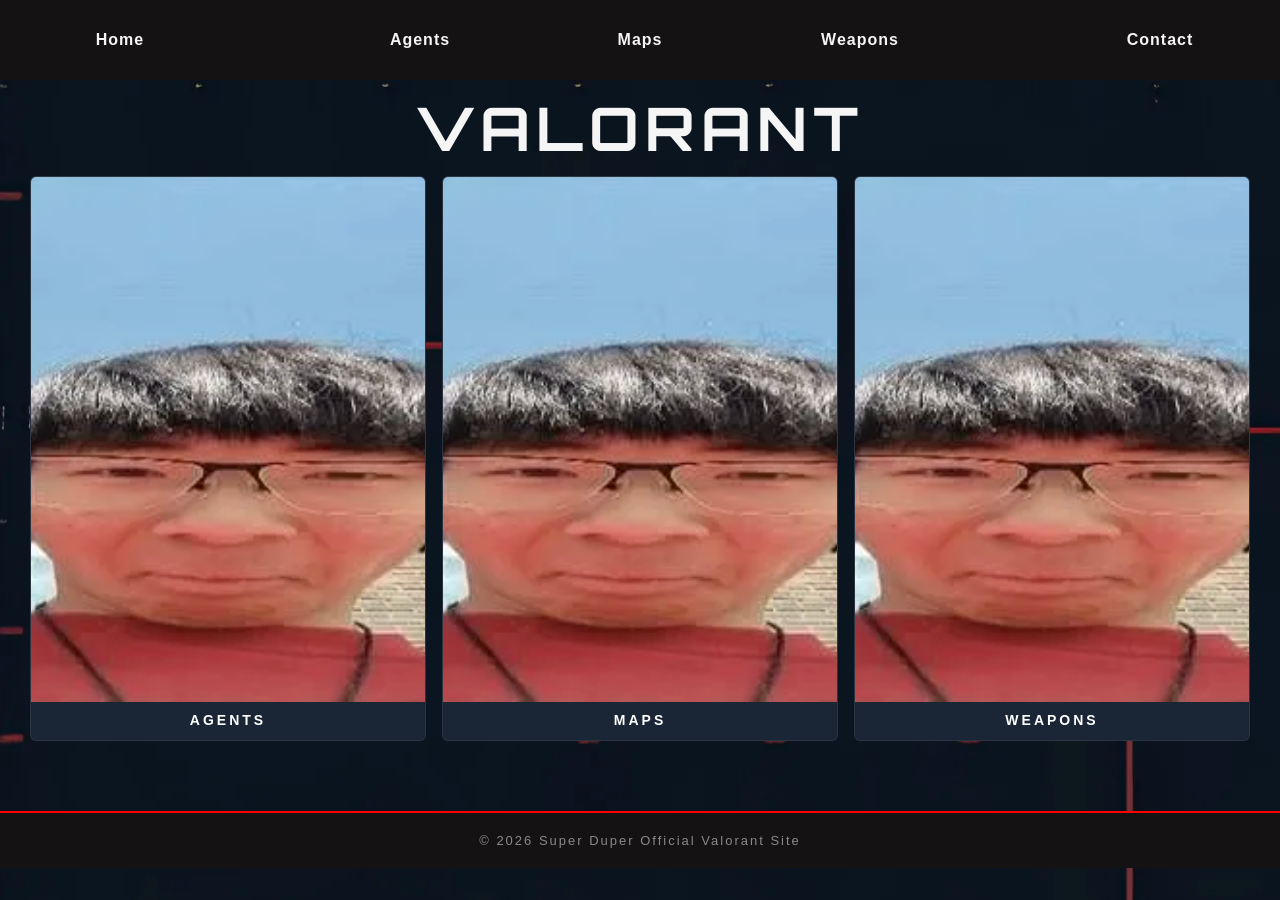
<file: index.html>
<!doctype html>
<html lang="en">
  <head>
    <meta charset="UTF-8" />
    <meta name="viewport" content="width=device-width, initial-scale=1.0" />
    <title>Main</title>
    <link rel="stylesheet" href="css/style.css" />
    <link rel="shortcut icon" href="images/Valorant.png" type="image/x-icon" />
    <link rel="preconnect" href="https://fonts.googleapis.com" />
    <link rel="preconnect" href="https://fonts.gstatic.com" crossorigin />
    <link
      href="https://fonts.googleapis.com/css2?family=Momo+Trust+Display&family=Mountains+of+Christmas:wght@400;700&family=Orbitron:wght@400..900&display=swap"
      rel="stylesheet"
    />
  </head>
  <body>
    <header>
      <nav>
        <a href="index.html" class="nav-knapp home-btn">Home</a>
        <div class="nav-center">
          <a href="agents.html" class="nav-knapp">Agents</a>
          <a href="maps.html" class="nav-knapp">Maps</a>
          <a href="weapons.html" class="nav-knapp">Weapons</a>
        </div>
        <a href="contact.html" class="nav-knapp contact-btn">Contact</a>
      </nav>
    </header>
    <h1>VALORANT</h1>
    <div class="main-content-grid">
      <a href="agents.html" class="content-card">
        <div class="content-img-wrap">
          <img src="images/liu.webp" alt="Agents" />
        </div>
        <div class="content-name">Agents</div>
      </a>
      <a href="maps.html" class="content-card">
        <div class="content-img-wrap">
          <img src="images/liu.webp" alt="Maps" />
        </div>
        <div class="content-name">Maps</div>
      </a>
      <a href="weapons.html" class="content-card">
        <div class="content-img-wrap">
          <img src="images/liu.webp" alt="Weapons" />
        </div>
        <div class="content-name">Weapons</div>
      </a>
    </div>
    <footer>
      <p>© 2026 Super Duper Official Valorant Site</p>
    </footer>
  </body>
</html>
</file>
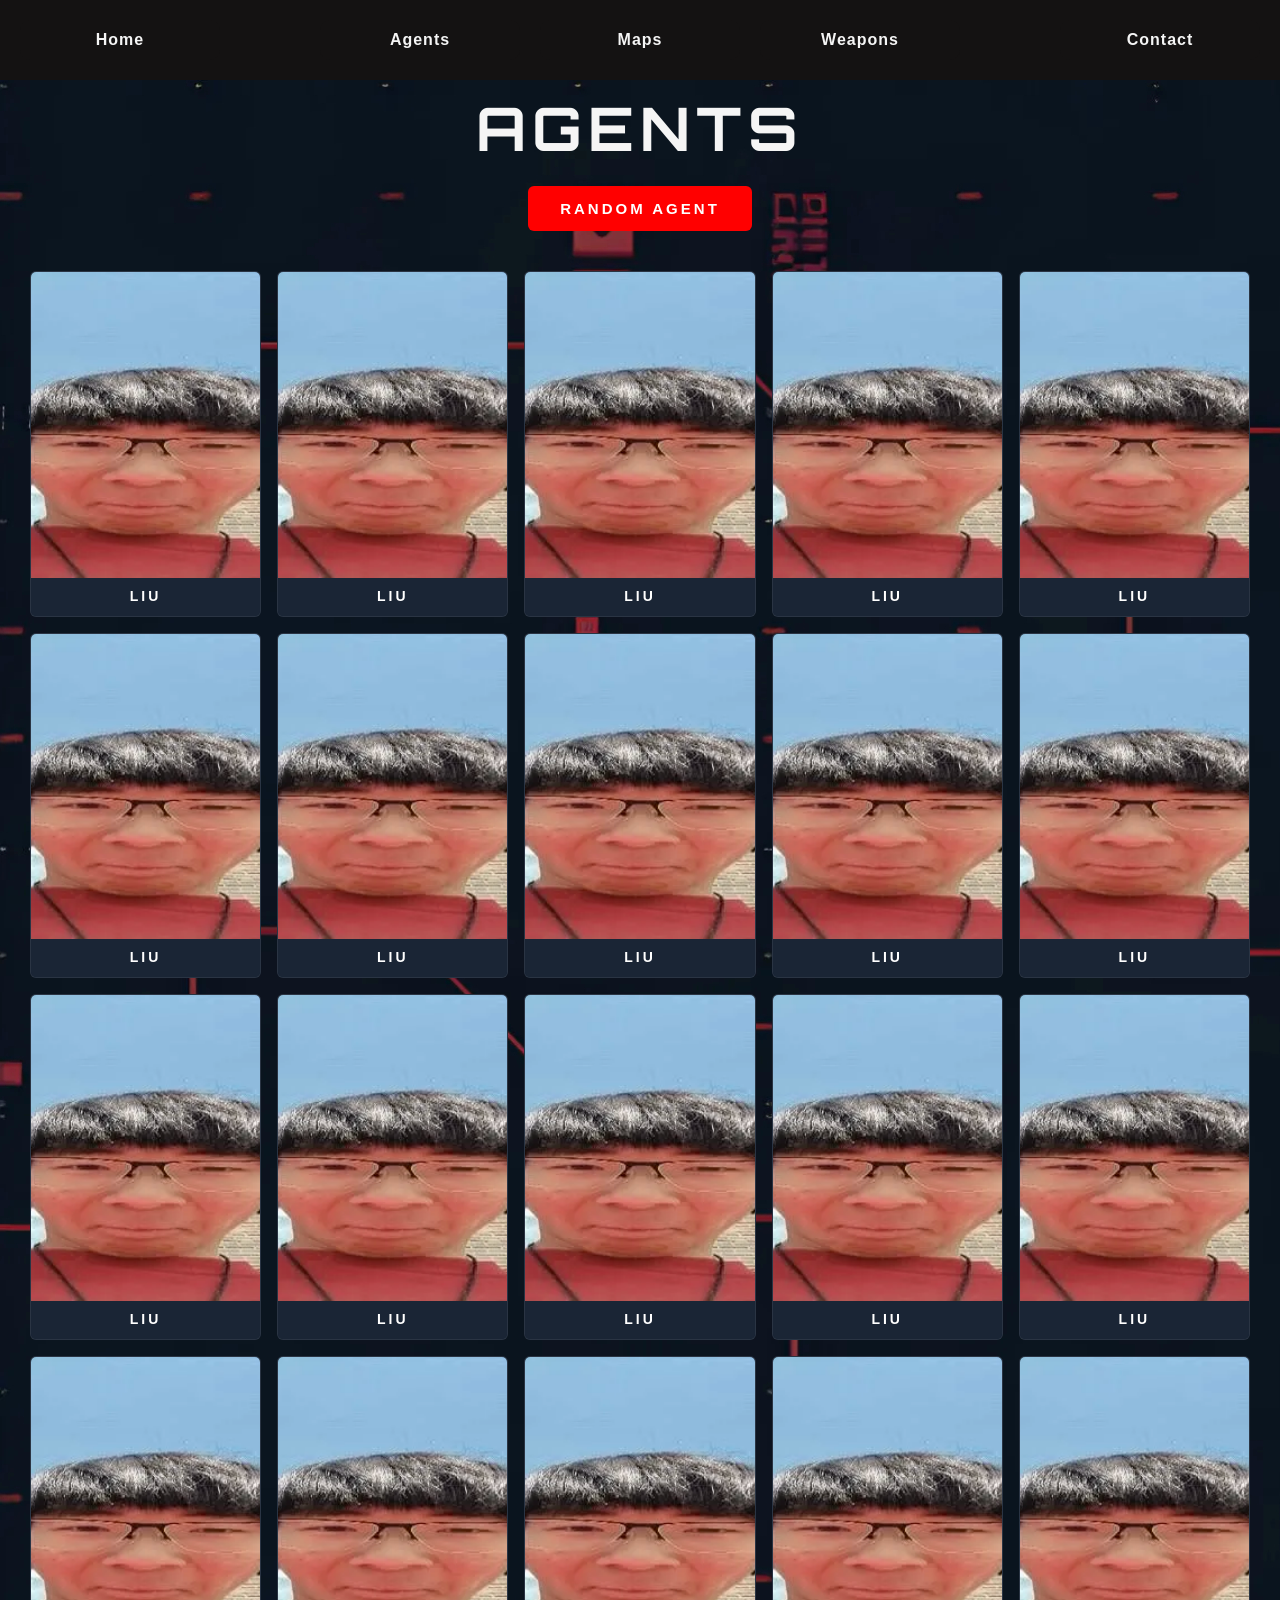
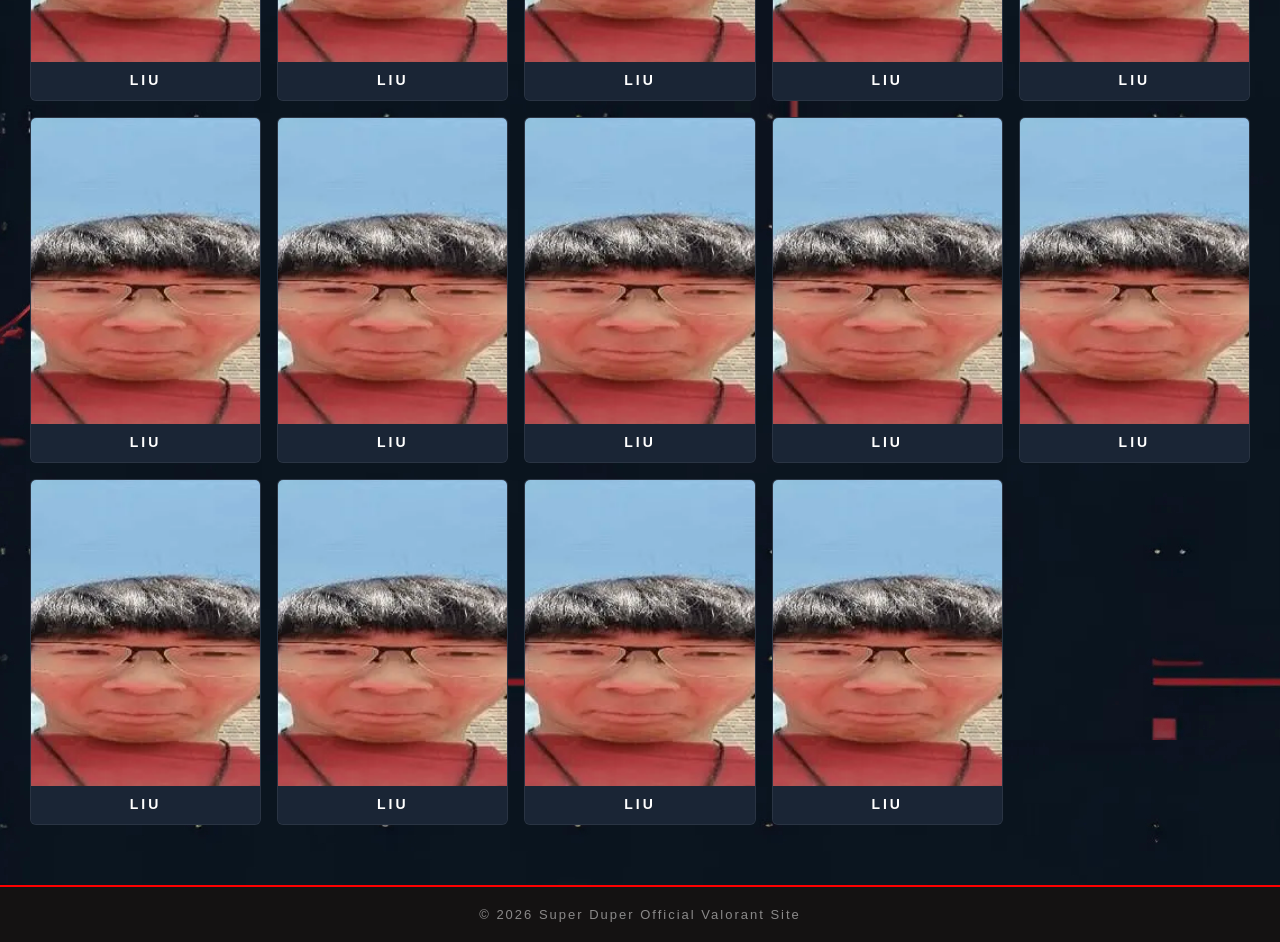
<file: agents.html>
<!doctype html>
<html lang="en">
  <head>
    <meta charset="UTF-8" />
    <meta name="viewport" content="width=device-width, initial-scale=1.0" />
    <link rel="stylesheet" href="css/style.css" />
    <link rel="shortcut icon" href="images/Valorant.png" type="image/x-icon" />
    <link rel="preconnect" href="https://fonts.googleapis.com" />
    <link rel="preconnect" href="https://fonts.gstatic.com" crossorigin />
    <link
      href="https://fonts.googleapis.com/css2?family=Momo+Trust+Display&family=Mountains+of+Christmas:wght@400;700&family=Orbitron:wght@400..900&display=swap"
      rel="stylesheet"
    />
    <title>Agents</title>
  </head>
  <body>
    <header>
      <nav>
        <a href="index.html" class="nav-knapp home-btn">Home</a>
        <div class="nav-center">
          <a href="agents.html" class="nav-knapp">Agents</a>
          <a href="maps.html" class="nav-knapp">Maps</a>
          <a href="weapons.html" class="nav-knapp">Weapons</a>
        </div>
        <a href="contact.html" class="nav-knapp">Contact</a>
      </nav>
    </header>
    <h1>AGENTS</h1>
    <div class="random-btn-wrap">
      <button id="random-agent-btn" class="submit-btn">Random agent</button>
    </div>
    <div class="content-grid">
      <a href="content.html" class="content-card">
        <div class="content-img-wrap">
          <img src="images/liu.webp" alt="Liu" />
        </div>
        <div class="content-name">Liu</div>
      </a>
      <a href="content.html" class="content-card">
        <div class="content-img-wrap">
          <img src="images/liu.webp" alt="Liu" />
        </div>
        <div class="content-name">Liu</div>
      </a>
      <a href="content.html" class="content-card">
        <div class="content-img-wrap">
          <img src="images/liu.webp" alt="Liu" />
        </div>
        <div class="content-name">Liu</div>
      </a>
      <a href="content.html" class="content-card">
        <div class="content-img-wrap">
          <img src="images/liu.webp" alt="Liu" />
        </div>
        <div class="content-name">Liu</div>
      </a>
      <a href="content.html" class="content-card">
        <div class="content-img-wrap">
          <img src="images/liu.webp" alt="Liu" />
        </div>
        <div class="content-name">Liu</div>
      </a>
      <a href="content.html" class="content-card">
        <div class="content-img-wrap">
          <img src="images/liu.webp" alt="Liu" />
        </div>
        <div class="content-name">Liu</div>
      </a>
      <a href="content.html" class="content-card">
        <div class="content-img-wrap">
          <img src="images/liu.webp" alt="Liu" />
        </div>
        <div class="content-name">Liu</div>
      </a>
      <a href="content.html" class="content-card">
        <div class="content-img-wrap">
          <img src="images/liu.webp" alt="Liu" />
        </div>
        <div class="content-name">Liu</div>
      </a>
      <a href="content.html" class="content-card">
        <div class="content-img-wrap">
          <img src="images/liu.webp" alt="Liu" />
        </div>
        <div class="content-name">Liu</div>
      </a>
      <a href="content.html" class="content-card">
        <div class="content-img-wrap">
          <img src="images/liu.webp" alt="Liu" />
        </div>
        <div class="content-name">Liu</div>
      </a>
      <a href="content.html" class="content-card">
        <div class="content-img-wrap">
          <img src="images/liu.webp" alt="Liu" />
        </div>
        <div class="content-name">Liu</div>
      </a>
      <a href="content.html" class="content-card">
        <div class="content-img-wrap">
          <img src="images/liu.webp" alt="Liu" />
        </div>
        <div class="content-name">Liu</div>
      </a>
      <a href="content.html" class="content-card">
        <div class="content-img-wrap">
          <img src="images/liu.webp" alt="Liu" />
        </div>
        <div class="content-name">Liu</div>
      </a>
      <a href="content.html" class="content-card">
        <div class="content-img-wrap">
          <img src="images/liu.webp" alt="Liu" />
        </div>
        <div class="content-name">Liu</div>
      </a>
      <a href="content.html" class="content-card">
        <div class="content-img-wrap">
          <img src="images/liu.webp" alt="Liu" />
        </div>
        <div class="content-name">Liu</div>
      </a>
      <a href="content.html" class="content-card">
        <div class="content-img-wrap">
          <img src="images/liu.webp" alt="Liu" />
        </div>
        <div class="content-name">Liu</div>
      </a>
      <a href="content.html" class="content-card">
        <div class="content-img-wrap">
          <img src="images/liu.webp" alt="Liu" />
        </div>
        <div class="content-name">Liu</div>
      </a>
      <a href="content.html" class="content-card">
        <div class="content-img-wrap">
          <img src="images/liu.webp" alt="Liu" />
        </div>
        <div class="content-name">Liu</div>
      </a>
      <a href="content.html" class="content-card">
        <div class="content-img-wrap">
          <img src="images/liu.webp" alt="Liu" />
        </div>
        <div class="content-name">Liu</div>
      </a>
      <a href="content.html" class="content-card">
        <div class="content-img-wrap">
          <img src="images/liu.webp" alt="Liu" />
        </div>
        <div class="content-name">Liu</div>
      </a>
      <a href="content.html" class="content-card">
        <div class="content-img-wrap">
          <img src="images/liu.webp" alt="Liu" />
        </div>
        <div class="content-name">Liu</div>
      </a>
      <a href="content.html" class="content-card">
        <div class="content-img-wrap">
          <img src="images/liu.webp" alt="Liu" />
        </div>
        <div class="content-name">Liu</div>
      </a>
      <a href="content.html" class="content-card">
        <div class="content-img-wrap">
          <img src="images/liu.webp" alt="Liu" />
        </div>
        <div class="content-name">Liu</div>
      </a>
      <a href="content.html" class="content-card">
        <div class="content-img-wrap">
          <img src="images/liu.webp" alt="Liu" />
        </div>
        <div class="content-name">Liu</div>
      </a>
      <a href="content.html" class="content-card">
        <div class="content-img-wrap">
          <img src="images/liu.webp" alt="Liu" />
        </div>
        <div class="content-name">Liu</div>
      </a>
      <a href="content.html" class="content-card">
        <div class="content-img-wrap">
          <img src="images/liu.webp" alt="Liu" />
        </div>
        <div class="content-name">Liu</div>
      </a>
      <a href="content.html" class="content-card">
        <div class="content-img-wrap">
          <img src="images/liu.webp" alt="Liu" />
        </div>
        <div class="content-name">Liu</div>
      </a>
      <a href="content.html" class="content-card">
        <div class="content-img-wrap">
          <img src="images/liu.webp" alt="Liu" />
        </div>
        <div class="content-name">Liu</div>
      </a>
      <a href="content.html" class="content-card">
        <div class="content-img-wrap">
          <img src="images/liu.webp" alt="Liu" />
        </div>
        <div class="content-name">Liu</div>
      </a>
    </div>
    <footer>
      <p>© 2026 Super Duper Official Valorant Site</p>
    </footer>
    <script src="js/random-agent.js"></script>
  </body>
</html>
</file>
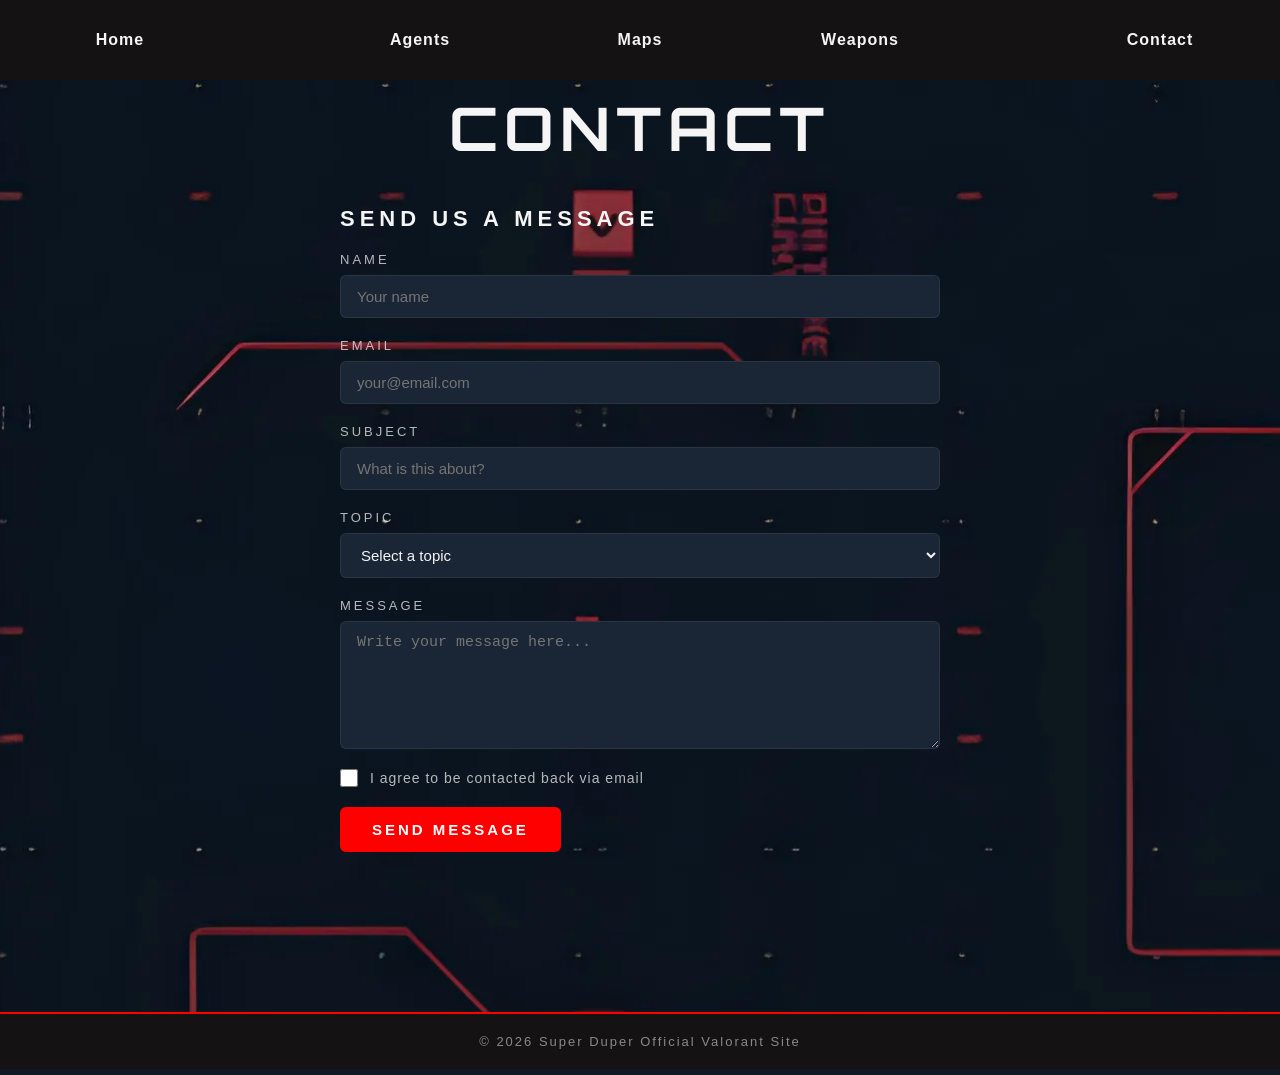
<file: contact.html>
<!doctype html>
<html lang="en">
  <head>
    <meta charset="UTF-8" />
    <meta name="viewport" content="width=device-width, initial-scale=1.0" />
    <link rel="stylesheet" href="css/style.css" />
    <link rel="shortcut icon" href="images/Valorant.png" type="image/x-icon" />
    <link rel="preconnect" href="https://fonts.googleapis.com" />
    <link rel="preconnect" href="https://fonts.gstatic.com" crossorigin />
    <link
      href="https://fonts.googleapis.com/css2?family=Momo+Trust+Display&family=Mountains+of+Christmas:wght@400;700&family=Orbitron:wght@400..900&display=swap"
      rel="stylesheet"
    />
    <title>Contact</title>
  </head>
  <body>
    <header>
      <nav>
        <a href="index.html" class="nav-knapp home-btn">Home</a>
        <div class="nav-center">
          <a href="agents.html" class="nav-knapp">Agents</a>
          <a href="maps.html" class="nav-knapp">Maps</a>
          <a href="weapons.html" class="nav-knapp">Weapons</a>
        </div>
        <a href="contact.html" class="nav-knapp contact-btn">Contact</a>
      </nav>
    </header>
    <main class="agent-detail">
      <h1>CONTACT</h1>
      <section class="contact-section">
        <h2>Send us a message</h2>
        <form class="contact-form">
          <div class="form-group">
            <label for="name">Name</label>
            <input type="text" id="name" name="name" placeholder="Your name" />
          </div>
          <div class="form-group">
            <label for="email">Email</label>
            <input
              type="email"
              id="email"
              name="email"
              placeholder="your@email.com"
            />
          </div>
          <div class="form-group">
            <label for="subject">Subject</label>
            <input
              type="text"
              id="subject"
              name="subject"
              placeholder="What is this about?"
            />
          </div>
          <div class="form-group">
            <label for="topic">Topic</label>
            <select id="topic" name="topic">
              <option value="">Select a topic</option>
              <option value="bug">Bug report</option>
              <option value="feedback">Feedback</option>
              <option value="other">Other</option>
            </select>
          </div>
          <div class="form-group">
            <label for="message">Message</label>
            <textarea
              id="message"
              name="message"
              rows="6"
              placeholder="Write your message here..."
            ></textarea>
          </div>
          <div class="form-group form-group--checkbox">
            <input type="checkbox" id="agree" name="agree" />
            <label for="agree">I agree to be contacted back via email</label>
          </div>
          <button type="submit" class="submit-btn">Send Message</button>
        </form>
      </section>
    </main>
    <footer>
      <p>© 2026 Super Duper Official Valorant Site</p>
    </footer>
  </body>
</html>
</file>
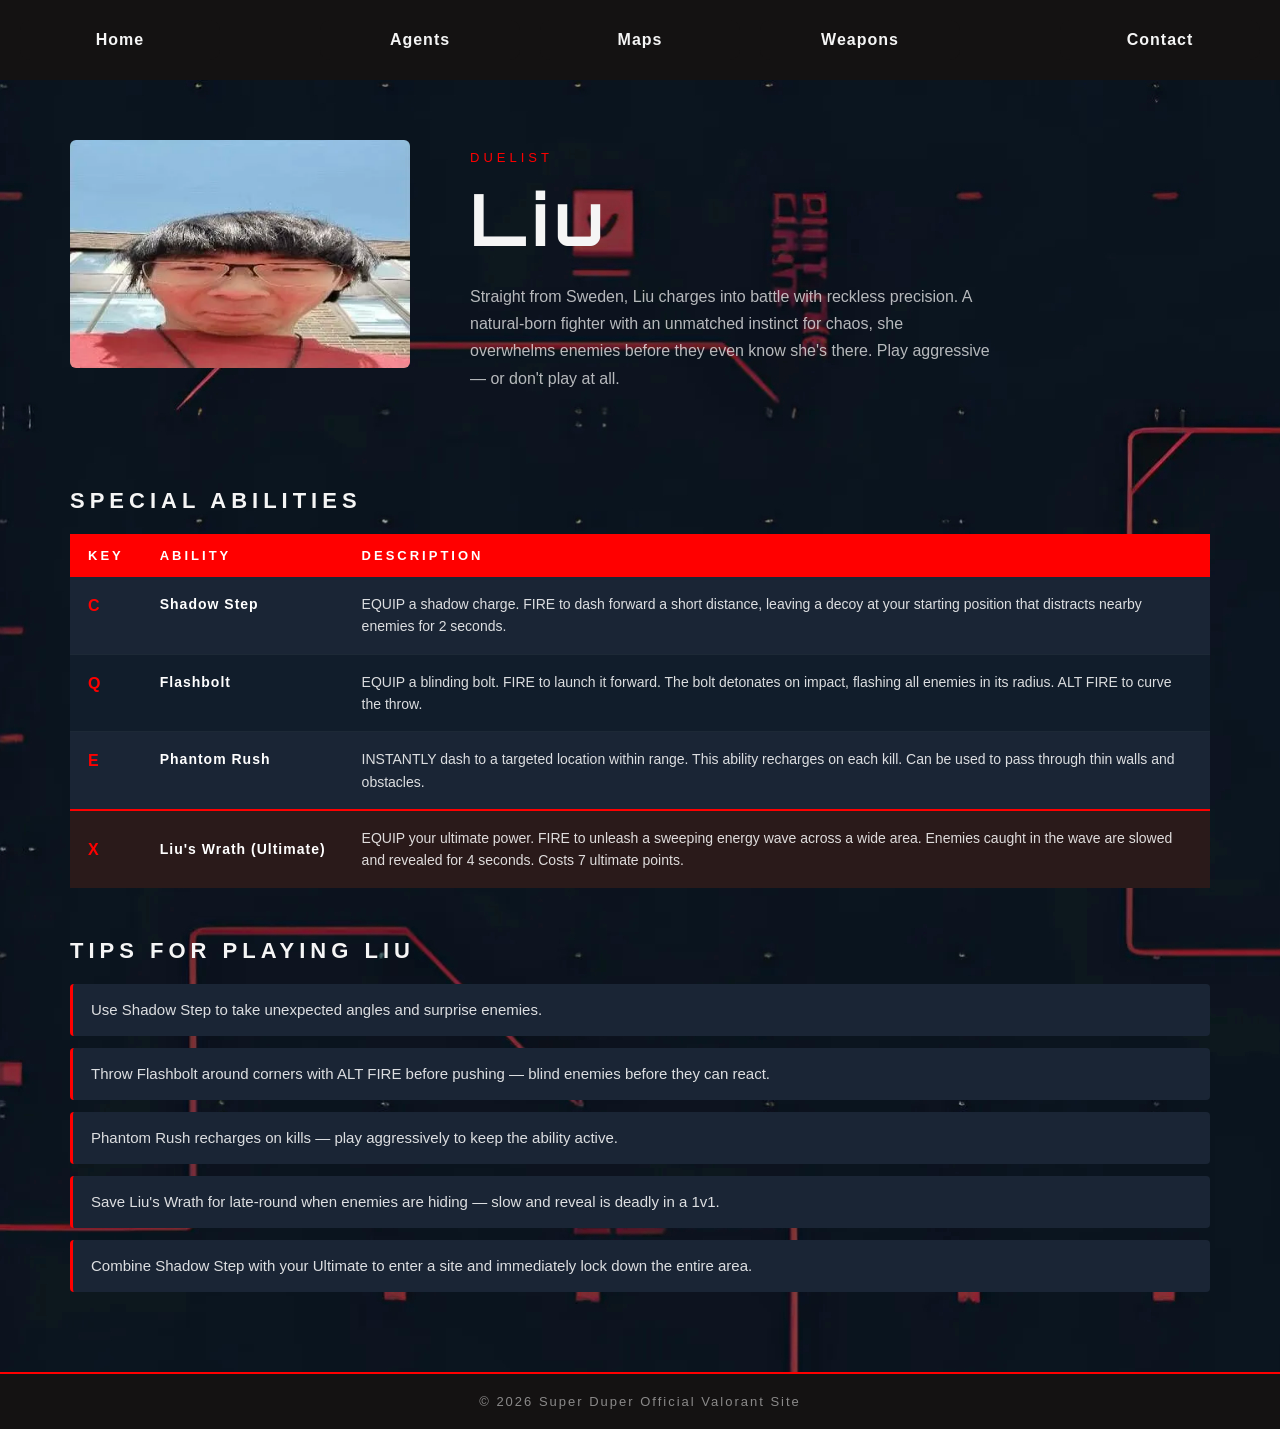
<file: content.html>
<!doctype html>
<html lang="en">
  <head>
    <meta charset="UTF-8" />
    <meta name="viewport" content="width=device-width, initial-scale=1.0" />
    <link rel="stylesheet" href="css/style.css" />
    <link rel="shortcut icon" href="images/Valorant.png" type="image/x-icon" />
    <link rel="preconnect" href="https://fonts.googleapis.com" />
    <link rel="preconnect" href="https://fonts.gstatic.com" crossorigin />
    <link
      href="https://fonts.googleapis.com/css2?family=Momo+Trust+Display&family=Mountains+of+Christmas:wght@400;700&family=Orbitron:wght@400..900&display=swap"
      rel="stylesheet"
    />
    <title>Liu</title>
  </head>
  <body>
    <header>
      <nav>
        <a href="index.html" class="nav-knapp home-btn">Home</a>
        <div class="nav-center">
          <a href="agents.html" class="nav-knapp">Agents</a>
          <a href="maps.html" class="nav-knapp">Maps</a>
          <a href="weapons.html" class="nav-knapp">Weapons</a>
        </div>
        <a href="contact.html" class="nav-knapp contact-btn">Contact</a>
      </nav>
    </header>
    <main class="agent-detail">
      <section class="agent-hero">
        <div class="agent-hero-img">
          <img src="images/liu.webp" alt="Liu, a Duelist agent" />
        </div>
        <div class="agent-hero-info">
          <p class="agent-role-label">Duelist</p>
          <h1>Liu</h1>
          <p class="agent-bio">
            Straight from Sweden, Liu charges into battle with reckless
            precision. A natural-born fighter with an unmatched instinct for
            chaos, she overwhelms enemies before they even know she's there.
            Play aggressive — or don't play at all.
          </p>
        </div>
      </section>
      <section class="agent-abilities">
        <h2>Special Abilities</h2>
        <table class="ability-table">
          <thead>
            <tr>
              <th>Key</th>
              <th>Ability</th>
              <th>Description</th>
            </tr>
          </thead>
          <tbody>
            <tr>
              <td>C</td>
              <td>Shadow Step</td>
              <td>
                EQUIP a shadow charge. FIRE to dash forward a short distance,
                leaving a decoy at your starting position that distracts nearby
                enemies for 2 seconds.
              </td>
            </tr>
            <tr>
              <td>Q</td>
              <td>Flashbolt</td>
              <td>
                EQUIP a blinding bolt. FIRE to launch it forward. The bolt
                detonates on impact, flashing all enemies in its radius. ALT
                FIRE to curve the throw.
              </td>
            </tr>
            <tr>
              <td>E</td>
              <td>Phantom Rush</td>
              <td>
                INSTANTLY dash to a targeted location within range. This ability
                recharges on each kill. Can be used to pass through thin walls
                and obstacles.
              </td>
            </tr>
          </tbody>
          <tfoot>
            <tr>
              <td>X</td>
              <td>Liu's Wrath (Ultimate)</td>
              <td>
                EQUIP your ultimate power. FIRE to unleash a sweeping energy
                wave across a wide area. Enemies caught in the wave are slowed
                and revealed for 4 seconds. Costs 7 ultimate points.
              </td>
            </tr>
          </tfoot>
        </table>
      </section>
      <section class="agent-tips">
        <h2>Tips for playing Liu</h2>
        <ul class="tips-list">
          <li>
            Use Shadow Step to take unexpected angles and surprise enemies.
          </li>
          <li>
            Throw Flashbolt around corners with ALT FIRE before pushing — blind
            enemies before they can react.
          </li>
          <li>
            Phantom Rush recharges on kills — play aggressively to keep the
            ability active.
          </li>
          <li>
            Save Liu's Wrath for late-round when enemies are hiding — slow and
            reveal is deadly in a 1v1.
          </li>
          <li>
            Combine Shadow Step with your Ultimate to enter a site and
            immediately lock down the entire area.
          </li>
        </ul>
      </section>
    </main>
    <footer>
      <p>© 2026 Super Duper Official Valorant Site</p>
    </footer>
  </body>
</html>
</file>
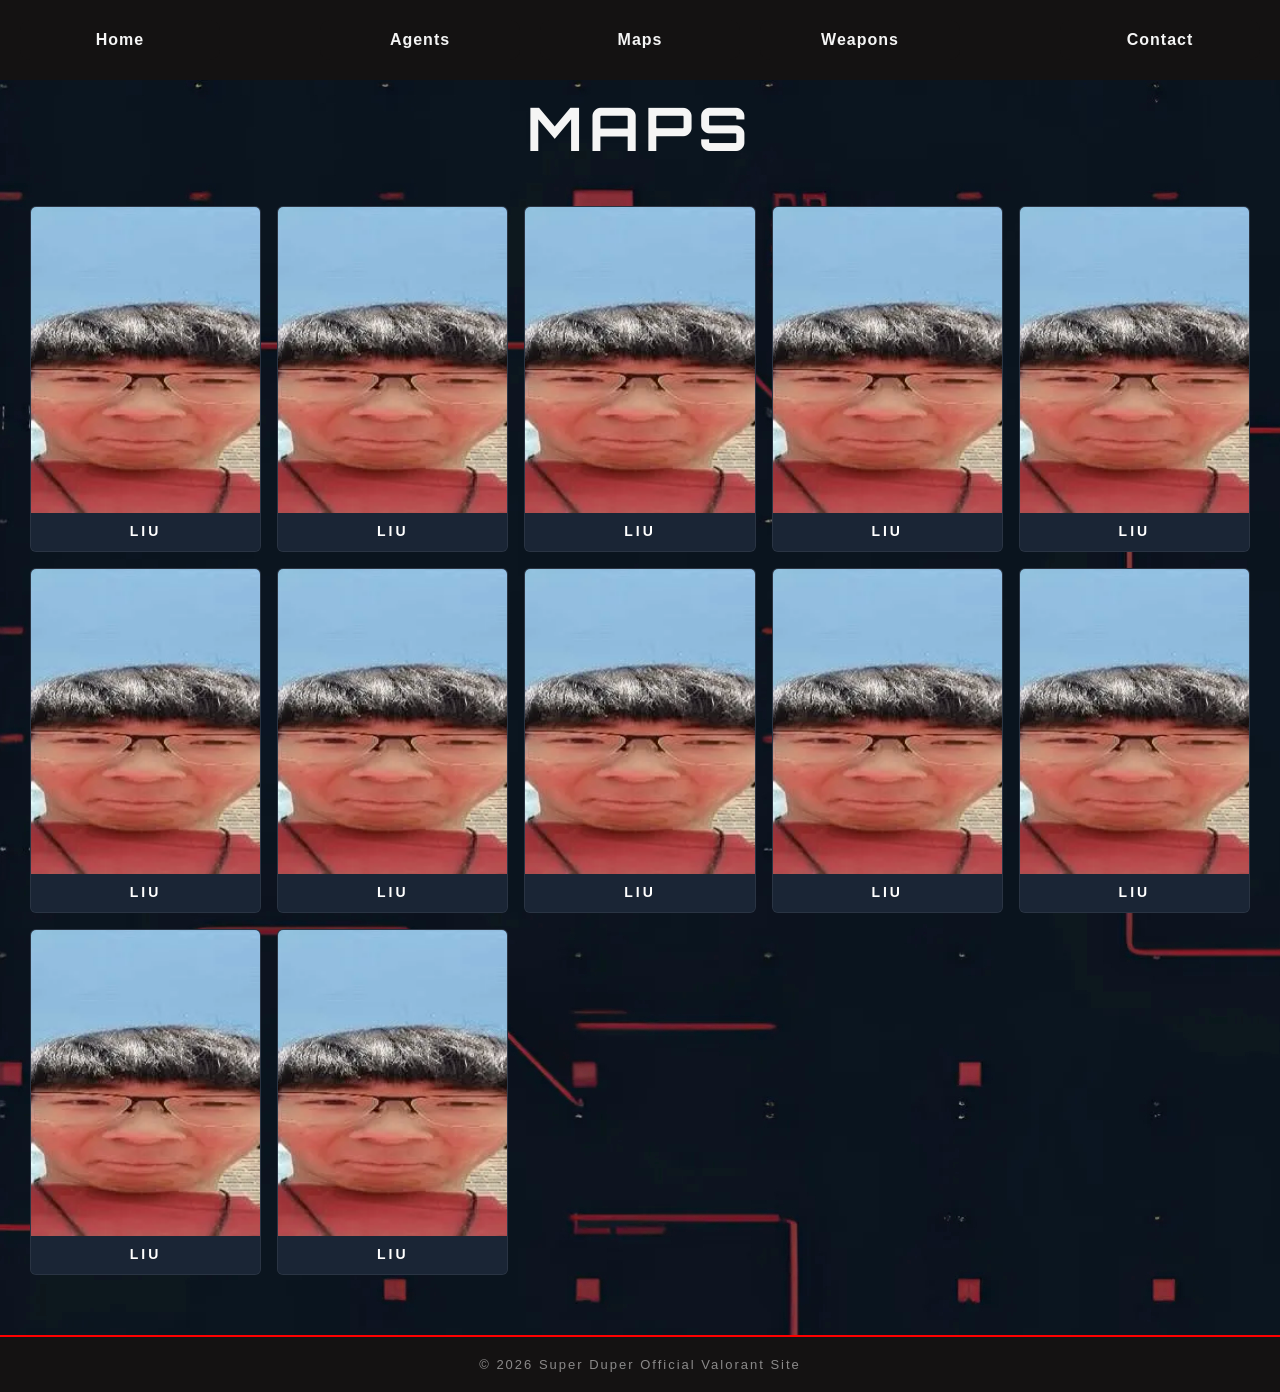
<file: maps.html>
<!doctype html>
<html lang="en">
  <head>
    <meta charset="UTF-8" />
    <meta name="viewport" content="width=device-width, initial-scale=1.0" />
    <link rel="stylesheet" href="css/style.css" />
    <link rel="shortcut icon" href="images/Valorant.png" type="image/x-icon" />
    <link rel="preconnect" href="https://fonts.googleapis.com" />
    <link rel="preconnect" href="https://fonts.gstatic.com" crossorigin />
    <link
      href="https://fonts.googleapis.com/css2?family=Momo+Trust+Display&family=Mountains+of+Christmas:wght@400;700&family=Orbitron:wght@400..900&display=swap"
      rel="stylesheet"
    />
    <title>Maps</title>
  </head>
  <body>
    <header>
      <nav>
        <a href="index.html" class="nav-knapp home-btn">Home</a>
        <div class="nav-center">
          <a href="agents.html" class="nav-knapp">Agents</a>
          <a href="maps.html" class="nav-knapp">Maps</a>
          <a href="weapons.html" class="nav-knapp">Weapons</a>
        </div>
        <a href="contact.html" class="nav-knapp contact-btn">Contact</a>
      </nav>
    </header>
    <h1>MAPS</h1>
    <div class="content-grid">
      <a href="content.html" class="content-card">
        <div class="content-img-wrap">
          <img src="images/liu.webp" alt="Liu" />
        </div>
        <div class="content-name">Liu</div>
      </a>
      <a href="content.html" class="content-card">
        <div class="content-img-wrap">
          <img src="images/liu.webp" alt="Liu" />
        </div>
        <div class="content-name">Liu</div>
      </a>
      <a href="content.html" class="content-card">
        <div class="content-img-wrap">
          <img src="images/liu.webp" alt="Liu" />
        </div>
        <div class="content-name">Liu</div>
      </a>
      <a href="content.html" class="content-card">
        <div class="content-img-wrap">
          <img src="images/liu.webp" alt="Liu" />
        </div>
        <div class="content-name">Liu</div>
      </a>
      <a href="content.html" class="content-card">
        <div class="content-img-wrap">
          <img src="images/liu.webp" alt="Liu" />
        </div>
        <div class="content-name">Liu</div>
      </a>
      <a href="content.html" class="content-card">
        <div class="content-img-wrap">
          <img src="images/liu.webp" alt="Liu" />
        </div>
        <div class="content-name">Liu</div>
      </a>
      <a href="content.html" class="content-card">
        <div class="content-img-wrap">
          <img src="images/liu.webp" alt="Liu" />
        </div>
        <div class="content-name">Liu</div>
      </a>
      <a href="content.html" class="content-card">
        <div class="content-img-wrap">
          <img src="images/liu.webp" alt="Liu" />
        </div>
        <div class="content-name">Liu</div>
      </a>
      <a href="content.html" class="content-card">
        <div class="content-img-wrap">
          <img src="images/liu.webp" alt="Liu" />
        </div>
        <div class="content-name">Liu</div>
      </a>
      <a href="content.html" class="content-card">
        <div class="content-img-wrap">
          <img src="images/liu.webp" alt="Liu" />
        </div>
        <div class="content-name">Liu</div>
      </a>
      <a href="content.html" class="content-card">
        <div class="content-img-wrap">
          <img src="images/liu.webp" alt="Liu" />
        </div>
        <div class="content-name">Liu</div>
      </a>
      <a href="content.html" class="content-card">
        <div class="content-img-wrap">
          <img src="images/liu.webp" alt="Liu" />
        </div>
        <div class="content-name">Liu</div>
      </a>
    </div>
    <footer>
      <p>© 2026 Super Duper Official Valorant Site</p>
    </footer>
  </body>
</html>
</file>
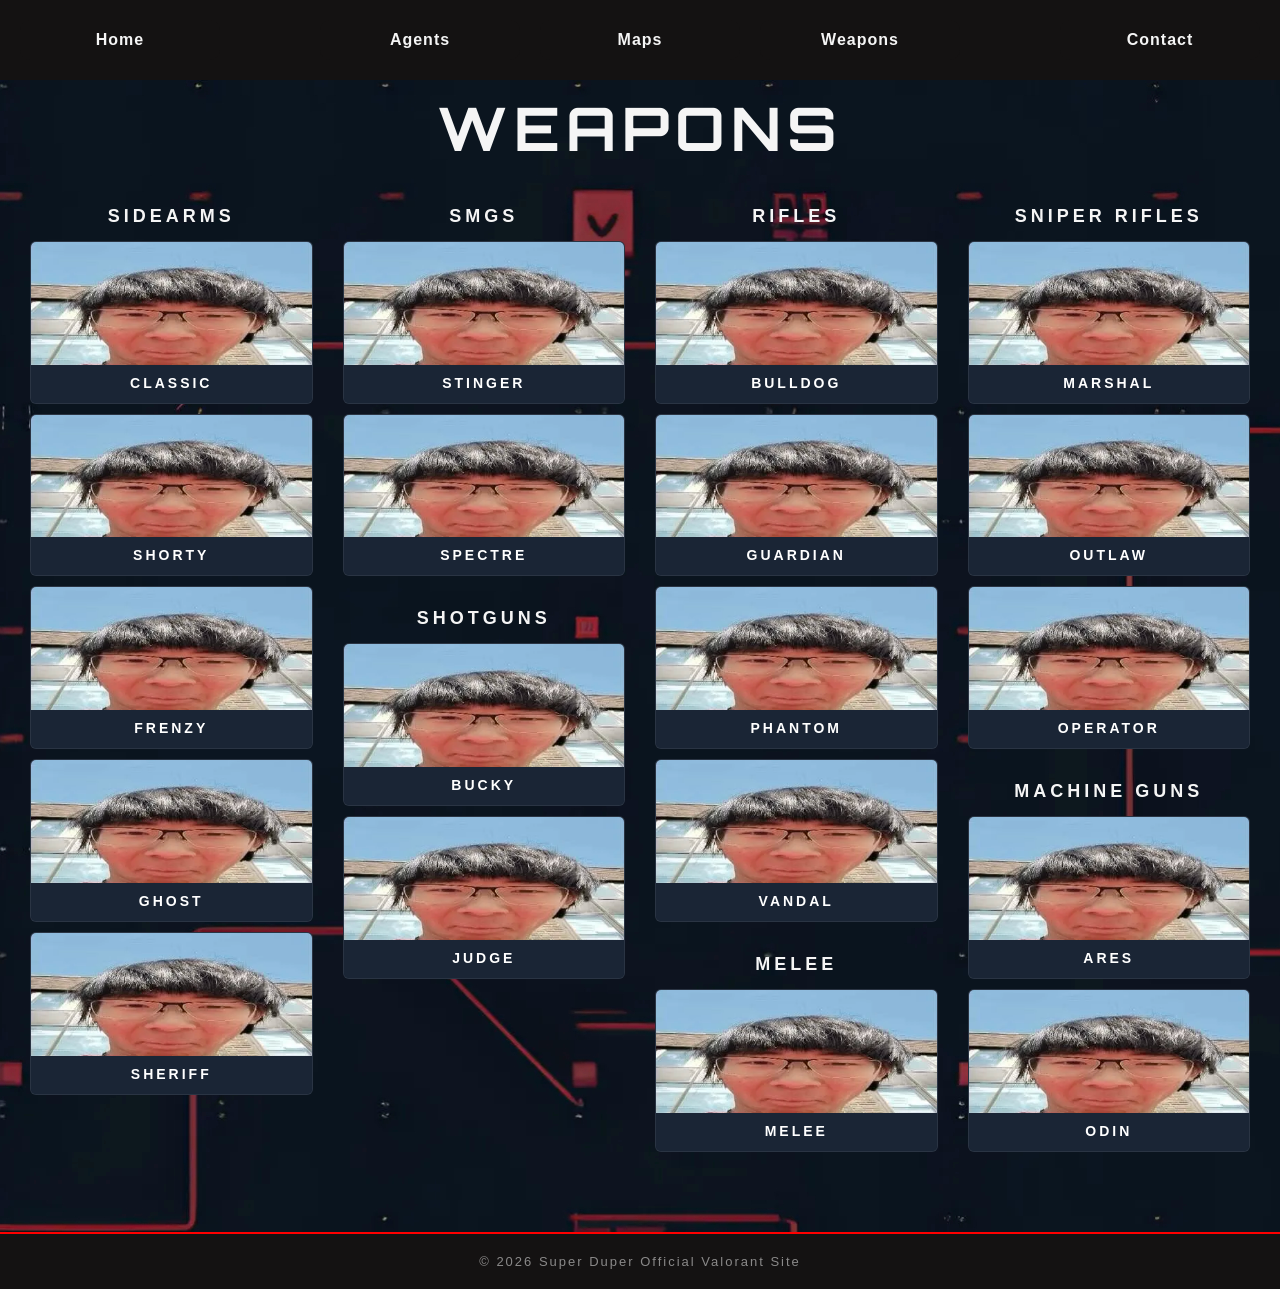
<file: weapons.html>
<!doctype html>
<html lang="en">
  <head>
    <meta charset="UTF-8" />
    <meta name="viewport" content="width=device-width, initial-scale=1.0" />
    <link rel="stylesheet" href="css/style.css" />
    <link rel="shortcut icon" href="images/Valorant.png" type="image/x-icon" />
    <link rel="preconnect" href="https://fonts.googleapis.com" />
    <link rel="preconnect" href="https://fonts.gstatic.com" crossorigin />
    <link
      href="https://fonts.googleapis.com/css2?family=Momo+Trust+Display&family=Mountains+of+Christmas:wght@400;700&family=Orbitron:wght@400..900&display=swap"
      rel="stylesheet"
    />
    <title>Weapons</title>
  </head>
  <body>
    <header>
      <nav>
        <a href="index.html" class="nav-knapp home-btn">Home</a>
        <div class="nav-center">
          <a href="agents.html" class="nav-knapp">Agents</a>
          <a href="maps.html" class="nav-knapp">Maps</a>
          <a href="weapons.html" class="nav-knapp">Weapons</a>
        </div>
        <a href="contact.html" class="nav-knapp contact-btn">Contact</a>
      </nav>
    </header>
    <h1>WEAPONS</h1>
    <div class="weapons-layout">
      <div class="weapon-col">
        <p class="category-title">Sidearms</p>
        <div class="content-grid">
          <a href="content.html" class="content-card">
            <div class="content-img-wrap">
              <img src="images/liu.webp" alt="Classic" />
            </div>
            <p class="content-name">Classic</p>
          </a>
          <a href="content.html" class="content-card">
            <div class="content-img-wrap">
              <img src="images/liu.webp" alt="Shorty" />
            </div>
            <p class="content-name">Shorty</p>
          </a>
          <a href="content.html" class="content-card">
            <div class="content-img-wrap">
              <img src="images/liu.webp" alt="Frenzy" />
            </div>
            <p class="content-name">Frenzy</p>
          </a>
          <a href="content.html" class="content-card">
            <div class="content-img-wrap">
              <img src="images/liu.webp" alt="Ghost" />
            </div>
            <p class="content-name">Ghost</p>
          </a>
          <a href="content.html" class="content-card">
            <div class="content-img-wrap">
              <img src="images/liu.webp" alt="Sheriff" />
            </div>
            <p class="content-name">Sheriff</p>
          </a>
        </div>
      </div>
      <div class="weapon-col">
        <p class="category-title">SMGs</p>
        <div class="content-grid">
          <a href="content.html" class="content-card">
            <div class="content-img-wrap">
              <img src="images/liu.webp" alt="Stinger" />
            </div>
            <p class="content-name">Stinger</p>
          </a>
          <a href="content.html" class="content-card">
            <div class="content-img-wrap">
              <img src="images/liu.webp" alt="Spectre" />
            </div>
            <p class="content-name">Spectre</p>
          </a>
        </div>
        <p class="category-title spacer">Shotguns</p>
        <div class="content-grid">
          <a href="content.html" class="content-card">
            <div class="content-img-wrap">
              <img src="images/liu.webp" alt="Bucky" />
            </div>
            <p class="content-name">Bucky</p>
          </a>
          <a href="content.html" class="content-card">
            <div class="content-img-wrap">
              <img src="images/liu.webp" alt="Judge" />
            </div>
            <p class="content-name">Judge</p>
          </a>
        </div>
      </div>
      <div class="weapon-col">
        <p class="category-title">Rifles</p>
        <div class="content-grid">
          <a href="content.html" class="content-card">
            <div class="content-img-wrap">
              <img src="images/liu.webp" alt="Bulldog" />
            </div>
            <p class="content-name">Bulldog</p>
          </a>
          <a href="content.html" class="content-card">
            <div class="content-img-wrap">
              <img src="images/liu.webp" alt="Guardian" />
            </div>
            <p class="content-name">Guardian</p>
          </a>
          <a href="content.html" class="content-card">
            <div class="content-img-wrap">
              <img src="images/liu.webp" alt="Phantom" />
            </div>
            <p class="content-name">Phantom</p>
          </a>
          <a href="content.html" class="content-card">
            <div class="content-img-wrap">
              <img src="images/liu.webp" alt="Vandal" />
            </div>
            <p class="content-name">Vandal</p>
          </a>
        </div>
        <p class="category-title spacer">Melee</p>
        <div class="content-grid">
          <a href="content.html" class="content-card">
            <div class="content-img-wrap">
              <img src="images/liu.webp" alt="Melee" />
            </div>
            <p class="content-name">Melee</p>
          </a>
        </div>
      </div>
      <div class="weapon-col">
        <p class="category-title">Sniper Rifles</p>
        <div class="content-grid">
          <a href="content.html" class="content-card">
            <div class="content-img-wrap">
              <img src="images/liu.webp" alt="Marshal" />
            </div>
            <p class="content-name">Marshal</p>
          </a>
          <a href="content.html" class="content-card">
            <div class="content-img-wrap">
              <img src="images/liu.webp" alt="Outlaw" />
            </div>
            <p class="content-name">Outlaw</p>
          </a>
          <a href="content.html" class="content-card">
            <div class="content-img-wrap">
              <img src="images/liu.webp" alt="Operator" />
            </div>
            <p class="content-name">Operator</p>
          </a>
        </div>
        <p class="category-title spacer">Machine Guns</p>
        <div class="content-grid">
          <a href="content.html" class="content-card">
            <div class="content-img-wrap">
              <img src="images/liu.webp" alt="Ares" />
            </div>
            <p class="content-name">Ares</p>
          </a>
          <a href="content.html" class="content-card">
            <div class="content-img-wrap">
              <img src="images/liu.webp" alt="Odin" />
            </div>
            <p class="content-name">Odin</p>
          </a>
        </div>
      </div>
    </div>
    <footer>
      <p>© 2026 Super Duper Official Valorant Site</p>
    </footer>
  </body>
</html>
</file>
<file: css/style.css>
* {
  margin: 0;
  padding: 0;
  box-sizing: border-box;
}
:root {
  --color-red: red;
  --color-surface: #1a2535;
  --color-nav: #141212;
}
a {
  text-decoration: none;
  color: whitesmoke;
  text-align: center;
}
body {
  background-color: rgb(15, 25, 35);
  background-image: url(../images/valbakgrund.jpg);
  font-family: "Gill Sans", "Gill Sans MT", Calibri, "Trebuchet MS", sans-serif;
}
h1 {
  text-align: center;
  color: whitesmoke;
  font-size: 60px;
  margin-top: 10px;
  letter-spacing: 6px;
  font-family: "Orbitron", sans-serif;
}
nav {
  background-color: var(--color-nav);
  height: 80px;
  display: flex;
  align-items: center;
  justify-content: space-between;
  padding: 0 20px;
}
.home-btn,
.nav-knapp {
  height: 40px;
  width: 200px;
  background-color: var(--color-nav);
  border-radius: 10px;
  display: flex;
  align-items: center;
  justify-content: center;
  font-weight: bold;
  letter-spacing: 1px;
  position: relative;
  overflow: hidden;
  transition:
    transform 0.2s ease,
    box-shadow 0.2s ease;
}
.nav-knapp {
  pointer-events: all;
}
.home-btn {
  z-index: 1;
}
.nav-center {
  display: flex;
  justify-content: center;
  gap: 20px;
  flex: 1;
}
.contact-btn {
  margin-left: auto;
  width: 200px;
}
.nav-knapp::after,
.home-btn::after {
  content: "";
  position: absolute;
  bottom: 0;
  left: 0;
  right: 0;
  height: 3px;
  background: var(--color-red);
  transform: scaleX(0);
  transition: transform 0.2s ease;
}
.nav-knapp:hover,
.home-btn:hover {
  transform: translateY(-5px);
  background-color: #ece8e1;
  box-shadow: 0 8px 24px rgba(255, 0, 0, 0.4);
  color: var(--color-nav);
  animation: pulse-glow 1s ease-in-out infinite;
}
.nav-knapp:hover::after,
.home-btn:hover::after {
  transform: scaleX(1);
}
.content-grid {
  display: grid;
  grid-template-columns: repeat(5, 1fr);
  gap: 16px;
  max-width: 1300px;
  margin: 40px auto 60px;
  padding: 0 30px;
}
.main-content-grid {
  display: grid;
  grid-template-columns: repeat(3, 1fr);
  gap: 16px;
  max-width: 1300px;
  margin: 10px auto 70px;
  padding: 0 30px;
}
.content-card {
  display: flex;
  flex-direction: column;
  align-items: center;
  background-color: var(--color-surface);
  border: 1px solid rgba(255, 255, 255, 0.07);
  border-radius: 6px;
  overflow: hidden;
  cursor: pointer;
  transition:
    transform 0.2s ease,
    border-color 0.2s ease,
    box-shadow 0.2s ease;
  position: relative;
}
.content-card::after {
  content: "";
  position: absolute;
  bottom: 0;
  left: 0;
  right: 0;
  height: 3px;
  background: var(--color-red);
  transform: scaleX(0);
  transition: transform 0.2s ease;
}
.content-card:hover {
  transform: translateY(-5px);
  border-color: rgba(255, 0, 0, 0.5);
  box-shadow: 0 8px 24px rgba(255, 0, 0, 0.15);
}
.content-card:hover::after {
  transform: scaleX(1);
}
.random-btn-wrap {
  text-align: center;
  margin: 20px 0;
}
.content-card.highlighted {
  border-color: var(--color-red);
  box-shadow: 0 0 24px rgba(255, 0, 0, 0.6);
  transform: translateY(-5px);
}
.content-img-wrap {
  width: 100%;
  aspect-ratio: 3 / 4;
  overflow: hidden;
  background-color: #0f1923;
}
.content-img-wrap img {
  width: 100%;
  height: 100%;
  object-fit: cover;
  object-position: top;
  transition: transform 0.3s ease;
}
.content-card:hover .content-img-wrap img {
  transform: scale(1.05);
}
.content-name {
  width: 100%;
  padding: 10px 0 12px;
  text-align: center;
  color: white;
  font-size: 14px;
  letter-spacing: 3px;
  text-transform: uppercase;
  font-weight: bold;
  background-color: var(--color-surface);
}
.weapons-layout {
  display: grid;
  grid-template-columns: repeat(4, 1fr);
  gap: 30px;
  max-width: 1300px;
  margin: 40px auto 80px;
  padding: 0 30px;
  align-items: start;
}
.weapon-col {
  display: flex;
  flex-direction: column;
  gap: 12px;
}
.category-title {
  color: whitesmoke;
  font-size: 18px;
  letter-spacing: 4px;
  text-transform: uppercase;
  text-align: center;
  font-weight: bold;
  margin-bottom: 2px;
}
.weapon-col .content-grid {
  display: flex;
  flex-direction: column;
  gap: 10px;
  margin: 0;
  padding: 0;
}
.weapon-col .content-img-wrap {
  aspect-ratio: 16 / 7;
}
.weapon-col .content-img-wrap img {
  object-position: center;
}
.spacer {
  margin-top: 20px;
}
footer {
  background-color: var(--color-nav);
  color: rgba(255, 255, 255, 0.5);
  text-align: center;
  padding: 20px;
  font-size: 13px;
  letter-spacing: 2px;
  border-top: 2px solid var(--color-red);
}
.agent-detail {
  max-width: 1200px;
  margin: 0 auto;
  padding: 0 30px 80px;
}
.agent-hero {
  display: flex;
  flex-direction: row;
  gap: 60px;
  align-items: flex-start;
  margin-top: 60px;
  margin-bottom: 60px;
}
.agent-hero-img img {
  width: 340px;
  border-radius: 6px;
  display: block;
}
.agent-hero-info {
  display: flex;
  flex-direction: column;
  justify-content: center;
  padding-top: 10px;
}
.agent-role-label {
  color: var(--color-red);
  font-size: 13px;
  letter-spacing: 4px;
  text-transform: uppercase;
  margin-bottom: 8px;
}
.agent-hero-info h1 {
  text-align: left;
  font-size: 72px;
  margin-top: 0;
  margin-bottom: 20px;
}
.agent-bio {
  color: rgba(255, 255, 255, 0.7);
  font-size: 16px;
  line-height: 1.7;
  max-width: 520px;
  margin-bottom: 36px;
}
.agent-abilities h2,
.agent-tips h2,
.contact-section h2 {
  color: whitesmoke;
  font-size: 22px;
  letter-spacing: 5px;
  text-transform: uppercase;
  margin-bottom: 20px;
}
.ability-table {
  width: 100%;
  border-collapse: collapse;
}
.ability-table thead tr {
  background-color: var(--color-red);
}
.ability-table thead th {
  color: white;
  text-transform: uppercase;
  letter-spacing: 3px;
  font-size: 13px;
  padding: 14px 18px;
  text-align: left;
}
.ability-table tbody tr:nth-child(odd) {
  background-color: var(--color-surface);
}
.ability-table tbody tr:nth-child(even) {
  background-color: #111d2b;
}
.ability-table tbody td,
.ability-table tfoot td {
  color: rgba(255, 255, 255, 0.85);
  padding: 16px 18px;
  font-size: 14px;
  line-height: 1.6;
}
.ability-table tbody td {
  vertical-align: top;
  border-bottom: 1px solid rgba(255, 255, 255, 0.05);
}
.ability-table tfoot td {
  vertical-align: middle;
}
.ability-table tbody td:first-child,
.ability-table tfoot td:first-child {
  color: var(--color-red);
  font-weight: bold;
  font-size: 16px;
  letter-spacing: 2px;
  white-space: nowrap;
}
.ability-table tbody td:nth-child(2),
.ability-table tfoot td:nth-child(2) {
  color: white;
  font-weight: bold;
  letter-spacing: 1px;
  white-space: nowrap;
}
.ability-table tfoot tr {
  background-color: #2a1a1a;
  border-top: 2px solid var(--color-red);
}
.agent-tips {
  margin-top: 50px;
}
.tips-list {
  list-style: none;
  display: flex;
  flex-direction: column;
  gap: 12px;
  padding: 0;
}
.tips-list li {
  color: rgba(255, 255, 255, 0.85);
  font-size: 15px;
  line-height: 1.6;
  padding: 14px 18px;
  background-color: var(--color-surface);
  border-left: 3px solid var(--color-red);
  border-radius: 4px;
}
.contact-section {
  max-width: 600px;
  margin: 40px auto 80px;
}
.contact-form {
  display: flex;
  flex-direction: column;
  gap: 20px;
}
.form-group {
  display: flex;
  flex-direction: column;
  gap: 8px;
}
.form-group label {
  color: rgba(255, 255, 255, 0.7);
  font-size: 13px;
  letter-spacing: 3px;
  text-transform: uppercase;
}
.form-group input,
.form-group select,
.form-group textarea {
  background-color: var(--color-surface);
  border: 1px solid rgba(255, 255, 255, 0.07);
  border-radius: 6px;
  color: whitesmoke;
  font-size: 15px;
  padding: 12px 16px;
  outline: none;
  transition: border-color 0.2s ease;
}
.form-group input:focus,
.form-group select:focus,
.form-group textarea:focus {
  border-color: var(--color-red);
}
.form-group select option {
  background-color: var(--color-surface);
}
.form-group textarea {
  resize: vertical;
}
.form-group--checkbox {
  flex-direction: row;
  align-items: center;
  gap: 12px;
}
.form-group--checkbox input {
  width: 18px;
  height: 18px;
  accent-color: var(--color-red);
  padding: 0;
}
.form-group--checkbox label {
  text-transform: none;
  letter-spacing: 1px;
  font-size: 14px;
}
.submit-btn {
  background-color: var(--color-red);
  color: white;
  border: none;
  border-radius: 6px;
  padding: 14px 32px;
  font-size: 15px;
  font-weight: bold;
  letter-spacing: 3px;
  text-transform: uppercase;
  cursor: pointer;
  transition:
    background-color 0.2s ease,
    transform 0.1s ease;
  align-self: flex-start;
}
.submit-btn:hover {
  background-color: #cc0000;
  transform: translateY(-2px);
}
@keyframes pulse-glow {
  0% {
    box-shadow: 0 0 0px rgba(255, 0, 0, 0);
  }
  50% {
    box-shadow: 0 0 18px rgba(255, 0, 0, 0.6);
  }
  100% {
    box-shadow: 0 0 0px rgba(255, 0, 0, 0);
  }
}
</file>
